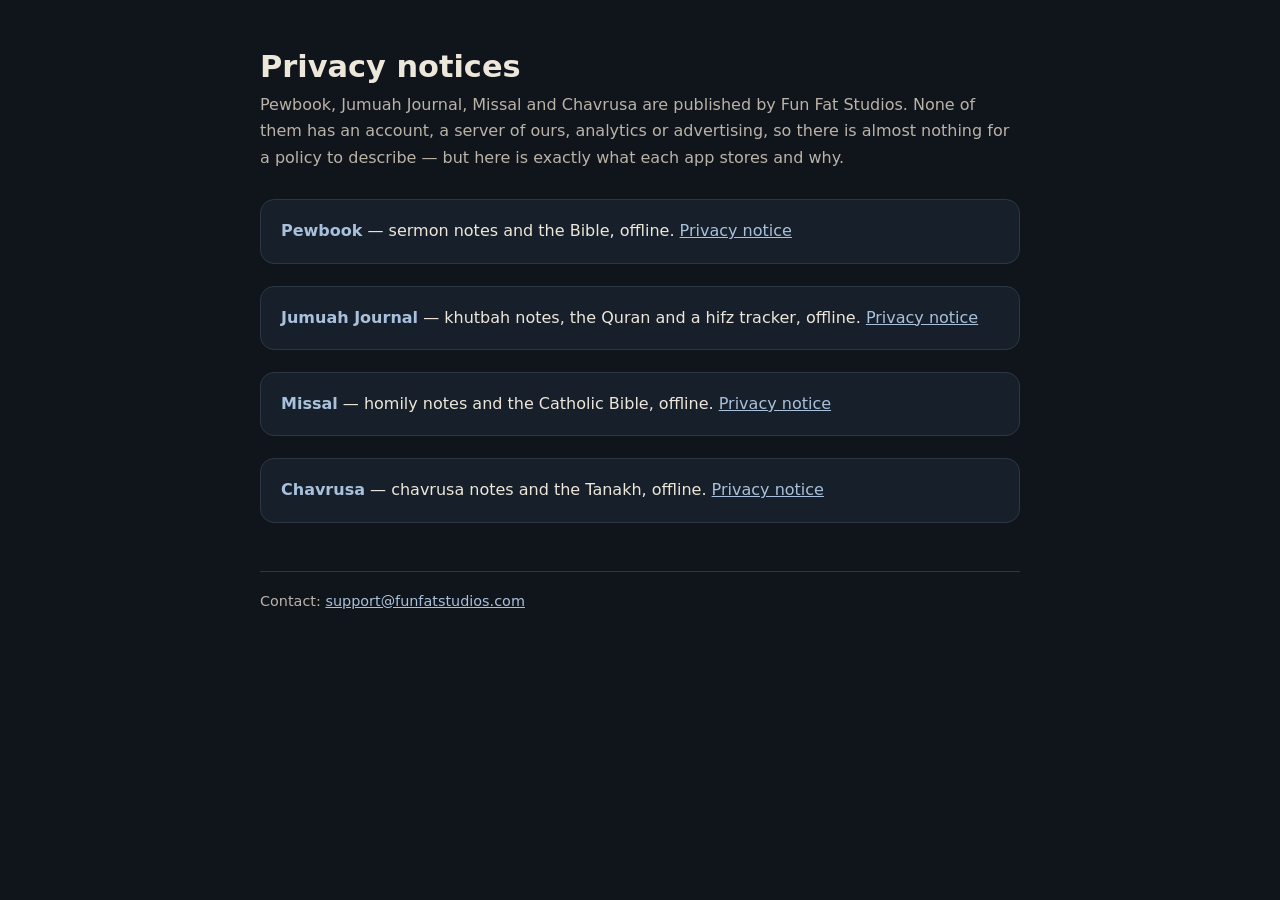
<file: index.html>
<!doctype html>
<html lang="en">
  <head>
    <meta charset="utf-8" />
    <meta name="viewport" content="width=device-width, initial-scale=1" />
    <title>Privacy notices — Pewbook, Jumuah Journal, Missal and Chavrusa</title>
    <link rel="stylesheet" href="style.css" />
  </head>
  <body>
    <main>
      <h1>Privacy notices</h1>
      <p class="lede">
        Pewbook, Jumuah Journal, Missal and Chavrusa are published by Fun Fat
        Studios. None of them has an account, a server of ours, analytics or
        advertising, so there is almost nothing for a policy to describe — but
        here is exactly what each app stores and why.
      </p>
      <div class="card">
        <strong>Pewbook</strong> — sermon notes and the Bible, offline.
        <a href="pewbook/">Privacy notice</a>
      </div>
      <div class="card">
        <strong>Jumuah Journal</strong> — khutbah notes, the Quran and a hifz
        tracker, offline. <a href="jumuah/">Privacy notice</a>
      </div>
      <div class="card">
        <strong>Missal</strong> — homily notes and the Catholic Bible, offline.
        <a href="catholic/">Privacy notice</a>
      </div>
      <div class="card">
        <strong>Chavrusa</strong> — chavrusa notes and the Tanakh, offline.
        <a href="jewish/">Privacy notice</a>
      </div>
      <footer>
        Contact: <a href="mailto:support@funfatstudios.com">support@funfatstudios.com</a>
      </footer>
    </main>
  </body>
</html>
</file>
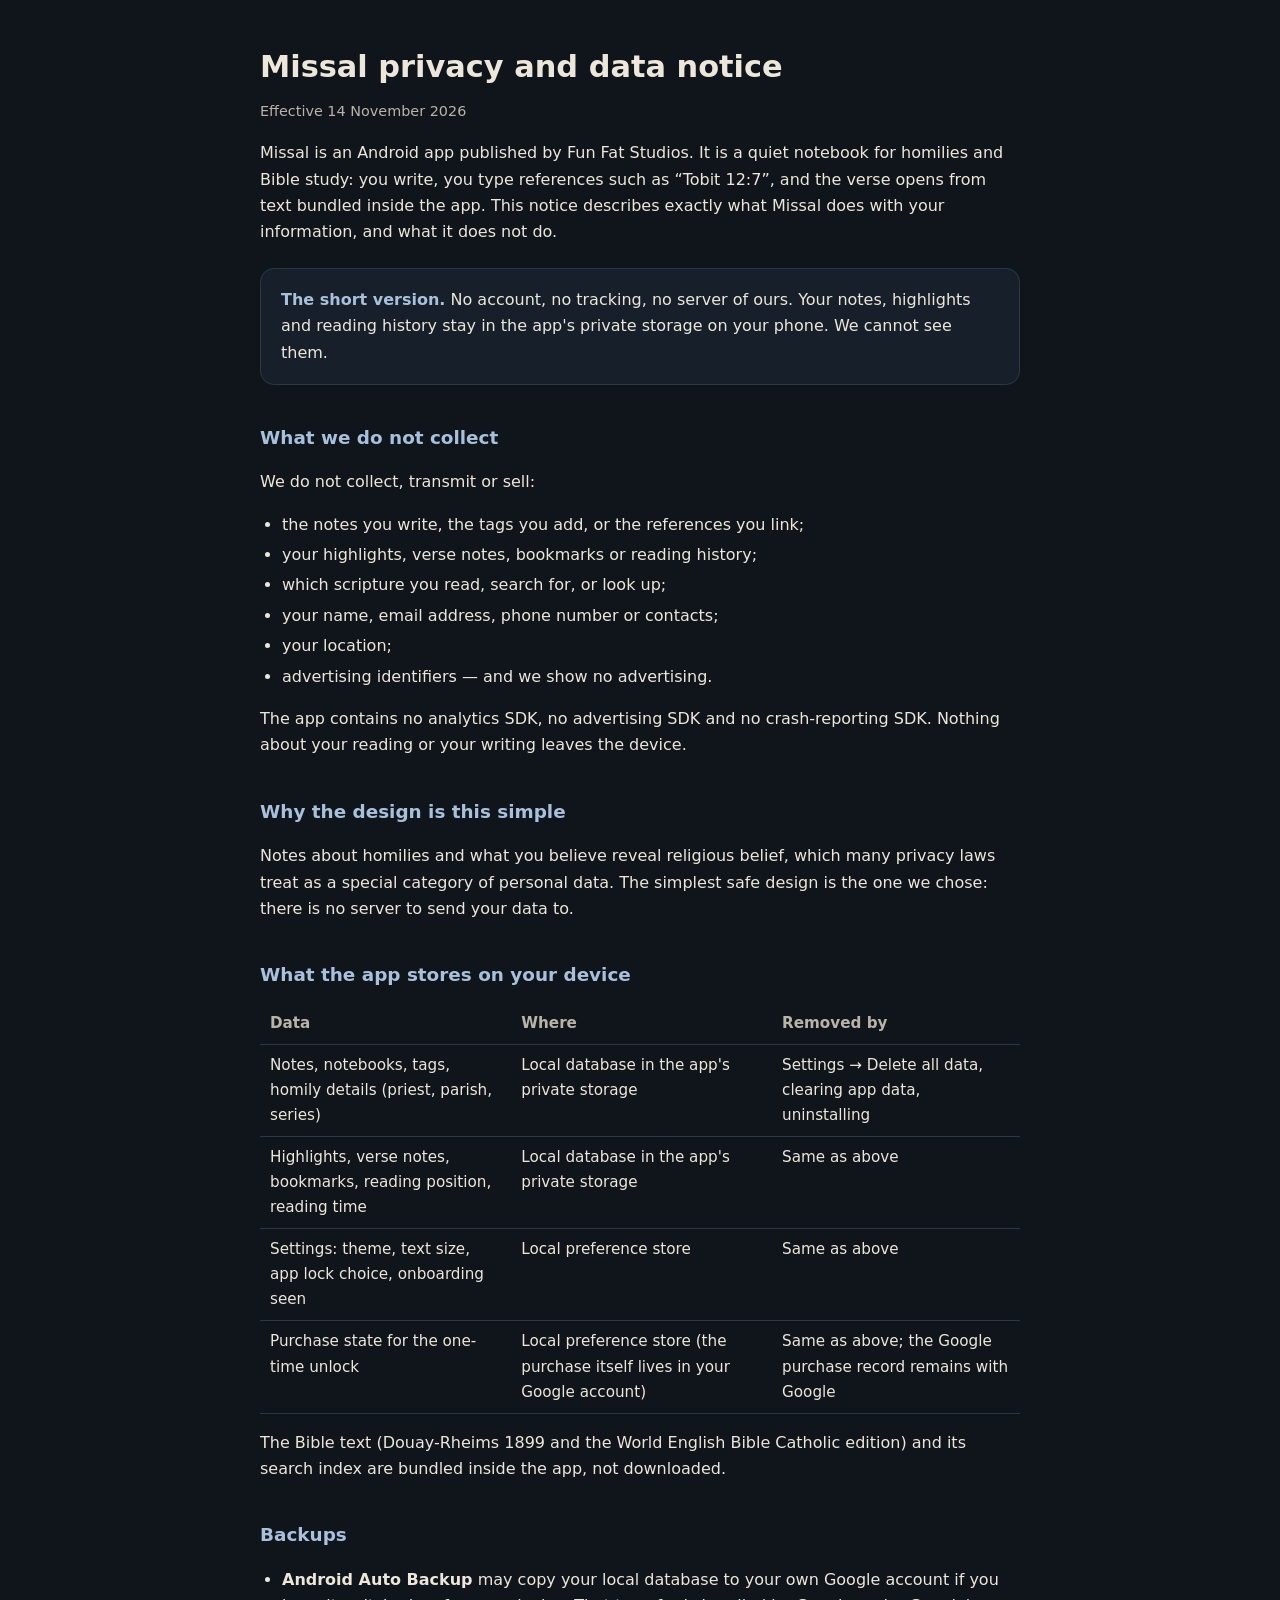
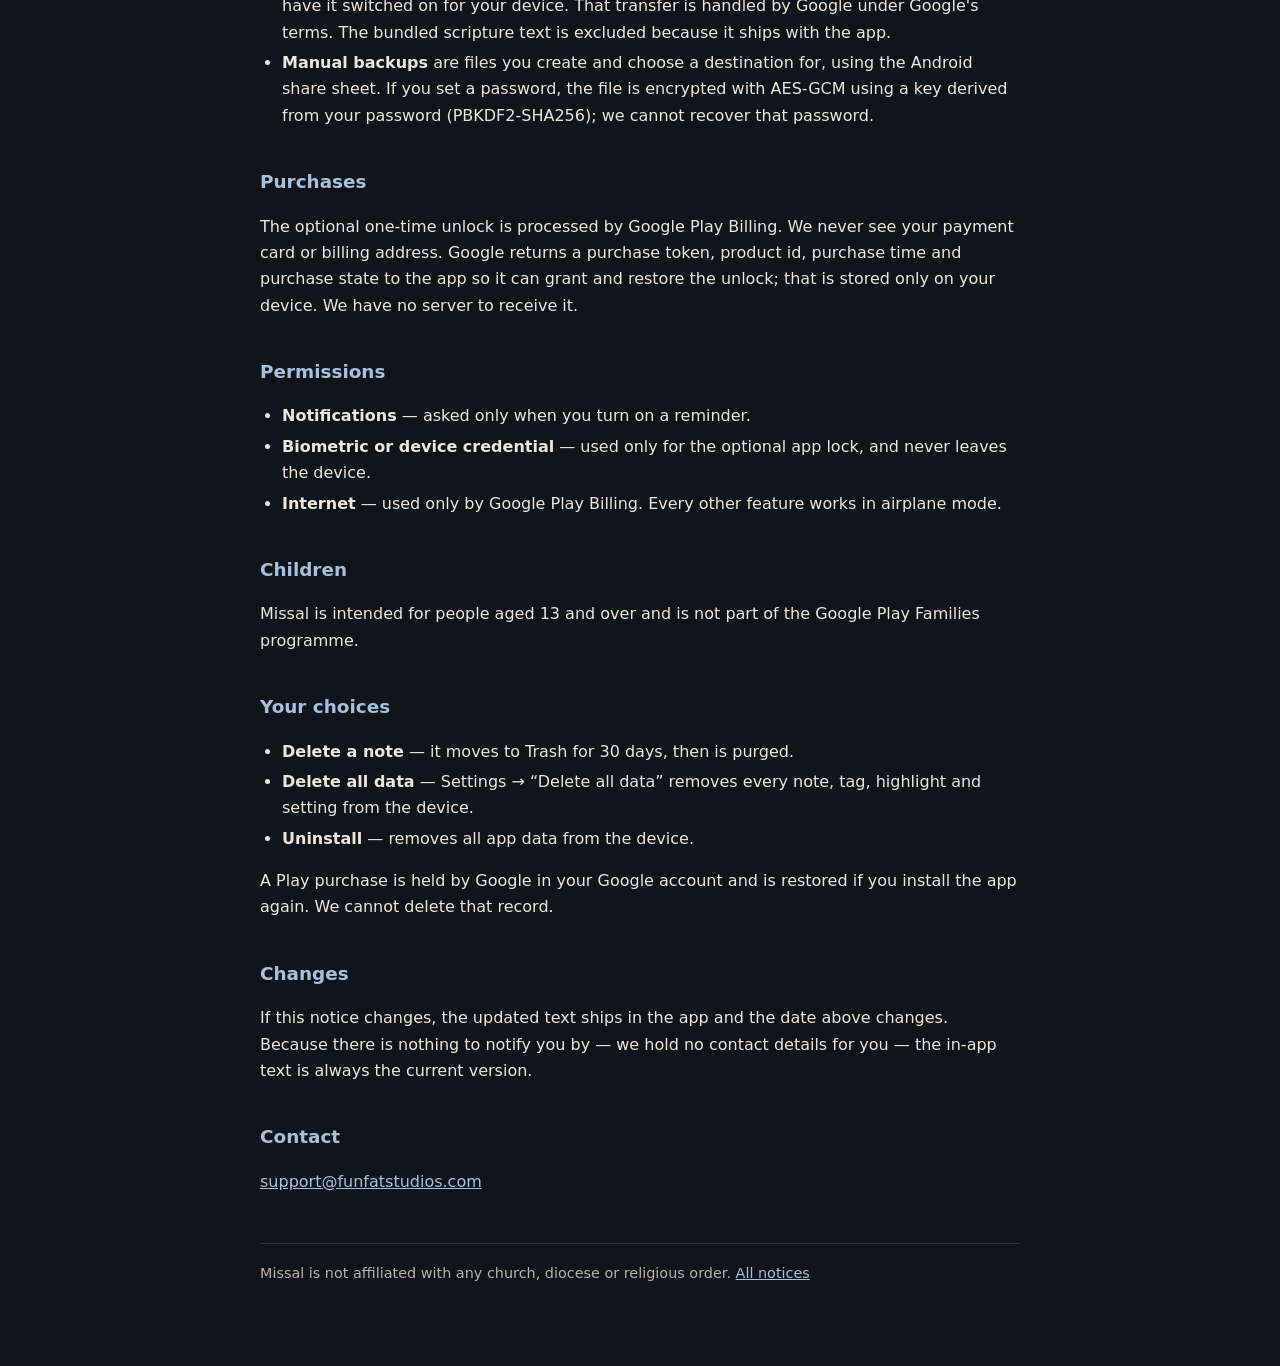
<file: catholic/index.html>
<!doctype html>
<html lang="en">
  <head>
    <meta charset="utf-8" />
    <meta name="viewport" content="width=device-width, initial-scale=1" />
    <title>Missal privacy and data notice</title>
    <link rel="stylesheet" href="../style.css" />
  </head>
  <body>
    <main>
      <h1>Missal privacy and data notice</h1>
      <p class="meta">Effective 14 November 2026</p>

      <p>
        Missal is an Android app published by Fun Fat Studios. It is a quiet
        notebook for homilies and Bible study: you write, you type references such
        as “Tobit 12:7”, and the verse opens from text bundled inside the app.
        This notice describes exactly what Missal does with your information, and
        what it does not do.
      </p>

      <div class="card">
        <strong>The short version.</strong> No account, no tracking, no server of
        ours. Your notes, highlights and reading history stay in the app's private
        storage on your phone. We cannot see them.
      </div>

      <h2>What we do not collect</h2>
      <p>We do not collect, transmit or sell:</p>
      <ul>
        <li>the notes you write, the tags you add, or the references you link;</li>
        <li>your highlights, verse notes, bookmarks or reading history;</li>
        <li>which scripture you read, search for, or look up;</li>
        <li>your name, email address, phone number or contacts;</li>
        <li>your location;</li>
        <li>advertising identifiers — and we show no advertising.</li>
      </ul>
      <p>
        The app contains no analytics SDK, no advertising SDK and no
        crash-reporting SDK. Nothing about your reading or your writing leaves the
        device.
      </p>

      <h2>Why the design is this simple</h2>
      <p>
        Notes about homilies and what you believe reveal religious belief, which
        many privacy laws treat as a special category of personal data. The
        simplest safe design is the one we chose: there is no server to send your
        data to.
      </p>

      <h2>What the app stores on your device</h2>
      <table>
        <tr><th>Data</th><th>Where</th><th>Removed by</th></tr>
        <tr>
          <td>Notes, notebooks, tags, homily details (priest, parish, series)</td>
          <td>Local database in the app's private storage</td>
          <td>Settings → Delete all data, clearing app data, uninstalling</td>
        </tr>
        <tr>
          <td>Highlights, verse notes, bookmarks, reading position, reading time</td>
          <td>Local database in the app's private storage</td>
          <td>Same as above</td>
        </tr>
        <tr>
          <td>Settings: theme, text size, app lock choice, onboarding seen</td>
          <td>Local preference store</td>
          <td>Same as above</td>
        </tr>
        <tr>
          <td>Purchase state for the one-time unlock</td>
          <td>Local preference store (the purchase itself lives in your Google account)</td>
          <td>Same as above; the Google purchase record remains with Google</td>
        </tr>
      </table>
      <p>
        The Bible text (Douay-Rheims 1899 and the World English Bible Catholic
        edition) and its search index are bundled inside the app, not downloaded.
      </p>

      <h2>Backups</h2>
      <ul>
        <li>
          <strong>Android Auto Backup</strong> may copy your local database to your
          own Google account if you have it switched on for your device. That
          transfer is handled by Google under Google's terms. The bundled
          scripture text is excluded because it ships with the app.
        </li>
        <li>
          <strong>Manual backups</strong> are files you create and choose a
          destination for, using the Android share sheet. If you set a password,
          the file is encrypted with AES-GCM using a key derived from your
          password (PBKDF2-SHA256); we cannot recover that password.
        </li>
      </ul>

      <h2>Purchases</h2>
      <p>
        The optional one-time unlock is processed by Google Play Billing. We never
        see your payment card or billing address. Google returns a purchase token,
        product id, purchase time and purchase state to the app so it can grant
        and restore the unlock; that is stored only on your device. We have no
        server to receive it.
      </p>

      <h2>Permissions</h2>
      <ul>
        <li><strong>Notifications</strong> — asked only when you turn on a reminder.</li>
        <li>
          <strong>Biometric or device credential</strong> — used only for the
          optional app lock, and never leaves the device.
        </li>
        <li>
          <strong>Internet</strong> — used only by Google Play Billing. Every other
          feature works in airplane mode.
        </li>
      </ul>

      <h2>Children</h2>
      <p>
        Missal is intended for people aged 13 and over and is not part of the
        Google Play Families programme.
      </p>

      <h2>Your choices</h2>
      <ul>
        <li><strong>Delete a note</strong> — it moves to Trash for 30 days, then is purged.</li>
        <li>
          <strong>Delete all data</strong> — Settings → “Delete all data” removes
          every note, tag, highlight and setting from the device.
        </li>
        <li><strong>Uninstall</strong> — removes all app data from the device.</li>
      </ul>
      <p>
        A Play purchase is held by Google in your Google account and is restored
        if you install the app again. We cannot delete that record.
      </p>

      <h2>Changes</h2>
      <p>
        If this notice changes, the updated text ships in the app and the date
        above changes. Because there is nothing to notify you by — we hold no
        contact details for you — the in-app text is always the current version.
      </p>

      <h2>Contact</h2>
      <p>
        <a href="mailto:support@funfatstudios.com">support@funfatstudios.com</a>
      </p>

      <footer>
        Missal is not affiliated with any church, diocese or religious order.
        <a href="../">All notices</a>
      </footer>
    </main>
  </body>
</html>
</file>
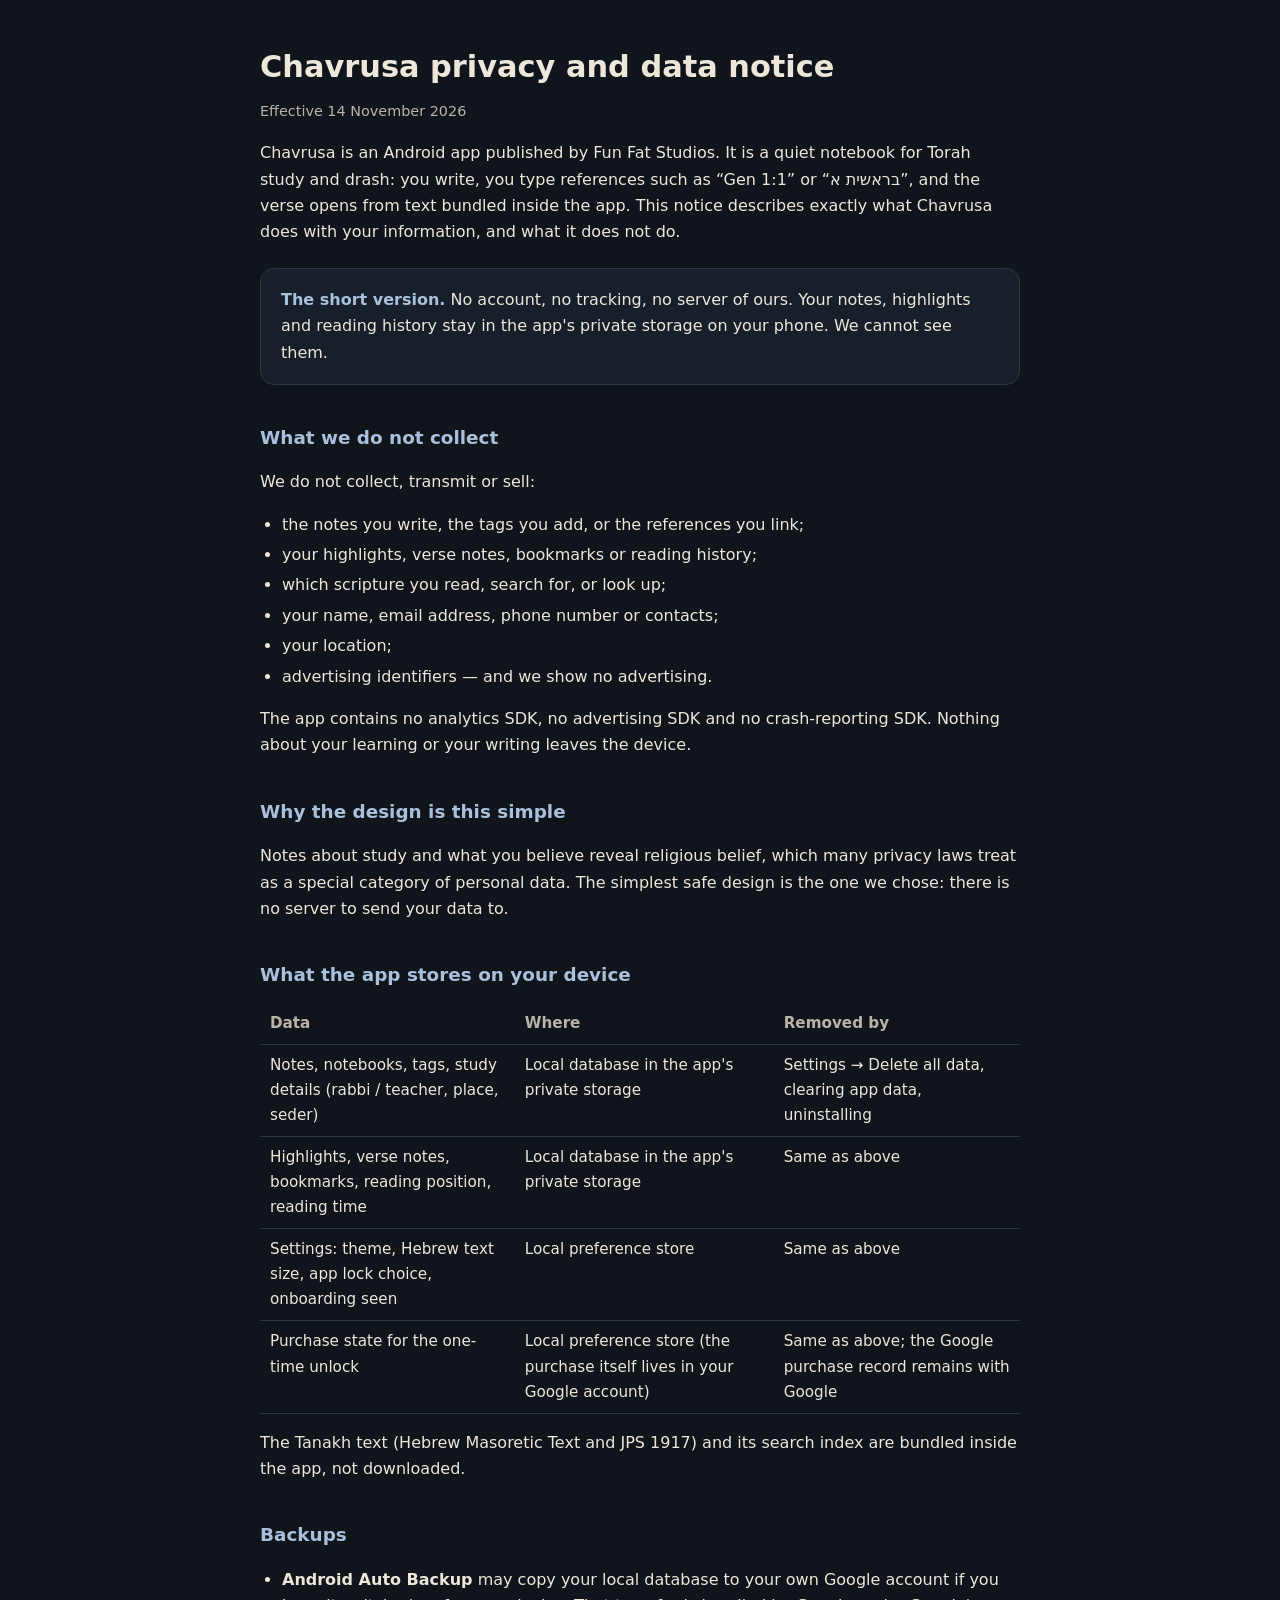
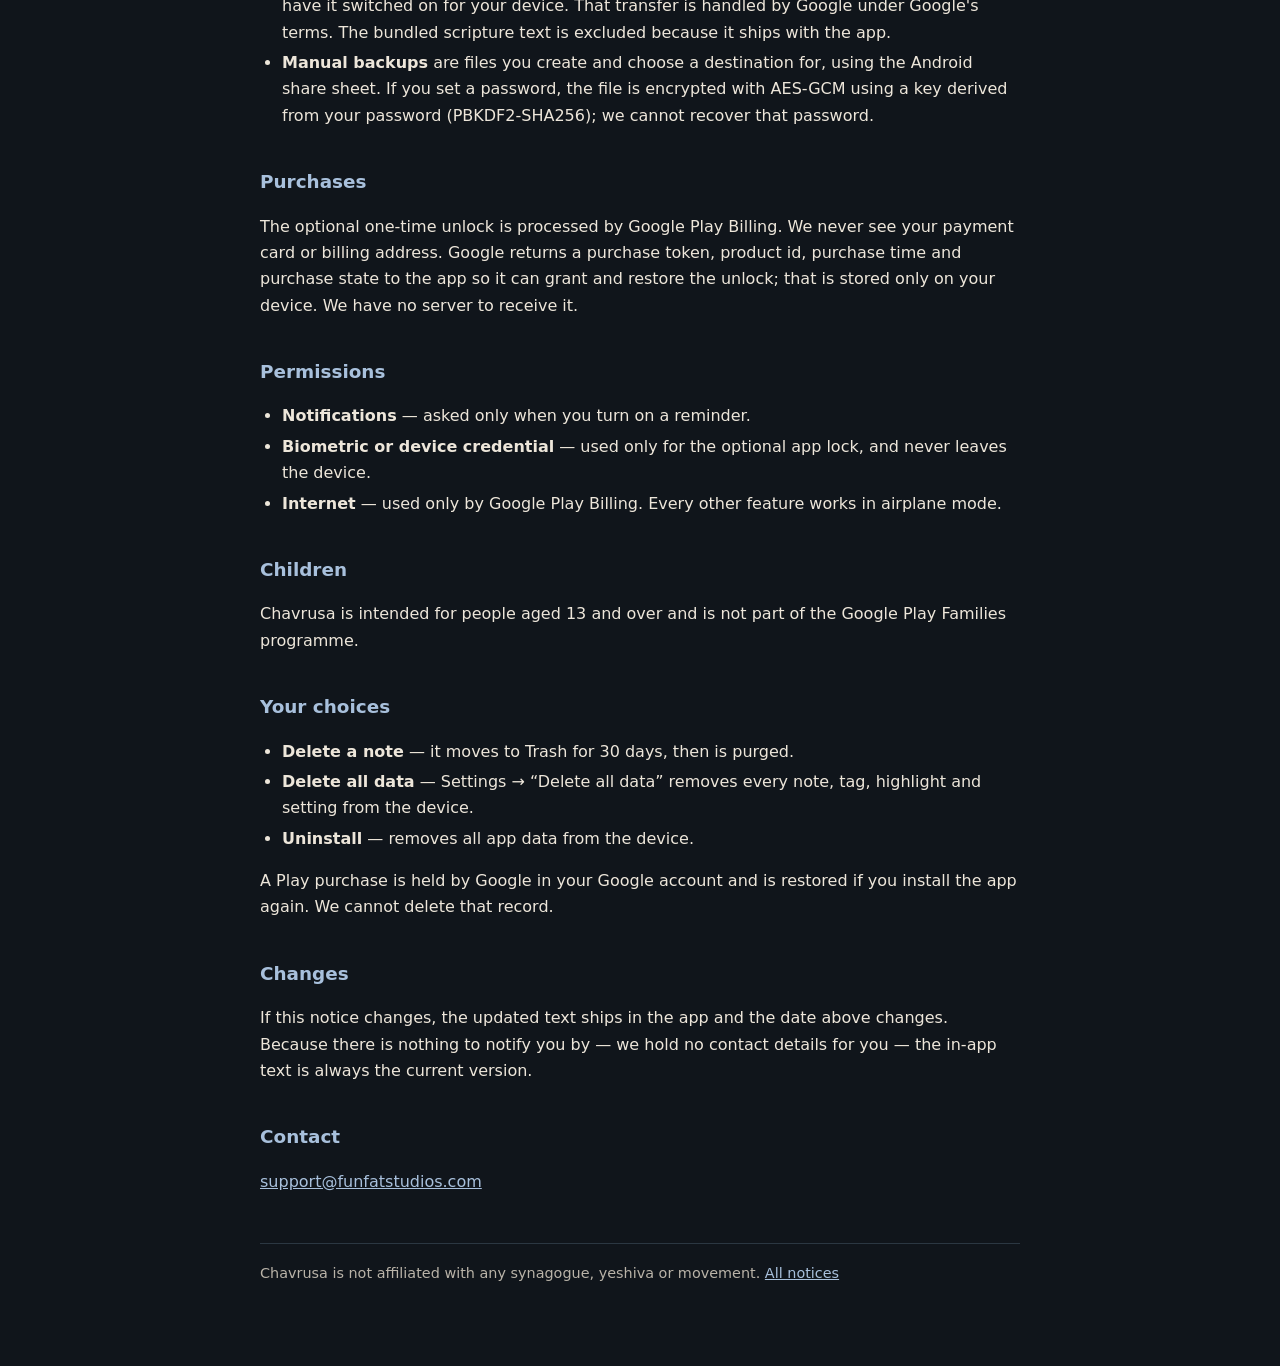
<file: jewish/index.html>
<!doctype html>
<html lang="en">
  <head>
    <meta charset="utf-8" />
    <meta name="viewport" content="width=device-width, initial-scale=1" />
    <title>Chavrusa privacy and data notice</title>
    <link rel="stylesheet" href="../style.css" />
  </head>
  <body>
    <main>
      <h1>Chavrusa privacy and data notice</h1>
      <p class="meta">Effective 14 November 2026</p>

      <p>
        Chavrusa is an Android app published by Fun Fat Studios. It is a quiet
        notebook for Torah study and drash: you write, you type references such as
        “Gen 1:1” or “בראשית א”, and the verse opens from text bundled inside the
        app. This notice describes exactly what Chavrusa does with your
        information, and what it does not do.
      </p>

      <div class="card">
        <strong>The short version.</strong> No account, no tracking, no server of
        ours. Your notes, highlights and reading history stay in the app's private
        storage on your phone. We cannot see them.
      </div>

      <h2>What we do not collect</h2>
      <p>We do not collect, transmit or sell:</p>
      <ul>
        <li>the notes you write, the tags you add, or the references you link;</li>
        <li>your highlights, verse notes, bookmarks or reading history;</li>
        <li>which scripture you read, search for, or look up;</li>
        <li>your name, email address, phone number or contacts;</li>
        <li>your location;</li>
        <li>advertising identifiers — and we show no advertising.</li>
      </ul>
      <p>
        The app contains no analytics SDK, no advertising SDK and no
        crash-reporting SDK. Nothing about your learning or your writing leaves the
        device.
      </p>

      <h2>Why the design is this simple</h2>
      <p>
        Notes about study and what you believe reveal religious belief, which many
        privacy laws treat as a special category of personal data. The simplest
        safe design is the one we chose: there is no server to send your data to.
      </p>

      <h2>What the app stores on your device</h2>
      <table>
        <tr><th>Data</th><th>Where</th><th>Removed by</th></tr>
        <tr>
          <td>Notes, notebooks, tags, study details (rabbi / teacher, place, seder)</td>
          <td>Local database in the app's private storage</td>
          <td>Settings → Delete all data, clearing app data, uninstalling</td>
        </tr>
        <tr>
          <td>Highlights, verse notes, bookmarks, reading position, reading time</td>
          <td>Local database in the app's private storage</td>
          <td>Same as above</td>
        </tr>
        <tr>
          <td>Settings: theme, Hebrew text size, app lock choice, onboarding seen</td>
          <td>Local preference store</td>
          <td>Same as above</td>
        </tr>
        <tr>
          <td>Purchase state for the one-time unlock</td>
          <td>Local preference store (the purchase itself lives in your Google account)</td>
          <td>Same as above; the Google purchase record remains with Google</td>
        </tr>
      </table>
      <p>
        The Tanakh text (Hebrew Masoretic Text and JPS 1917) and its search index
        are bundled inside the app, not downloaded.
      </p>

      <h2>Backups</h2>
      <ul>
        <li>
          <strong>Android Auto Backup</strong> may copy your local database to your
          own Google account if you have it switched on for your device. That
          transfer is handled by Google under Google's terms. The bundled
          scripture text is excluded because it ships with the app.
        </li>
        <li>
          <strong>Manual backups</strong> are files you create and choose a
          destination for, using the Android share sheet. If you set a password,
          the file is encrypted with AES-GCM using a key derived from your
          password (PBKDF2-SHA256); we cannot recover that password.
        </li>
      </ul>

      <h2>Purchases</h2>
      <p>
        The optional one-time unlock is processed by Google Play Billing. We never
        see your payment card or billing address. Google returns a purchase token,
        product id, purchase time and purchase state to the app so it can grant
        and restore the unlock; that is stored only on your device. We have no
        server to receive it.
      </p>

      <h2>Permissions</h2>
      <ul>
        <li><strong>Notifications</strong> — asked only when you turn on a reminder.</li>
        <li>
          <strong>Biometric or device credential</strong> — used only for the
          optional app lock, and never leaves the device.
        </li>
        <li>
          <strong>Internet</strong> — used only by Google Play Billing. Every other
          feature works in airplane mode.
        </li>
      </ul>

      <h2>Children</h2>
      <p>
        Chavrusa is intended for people aged 13 and over and is not part of the
        Google Play Families programme.
      </p>

      <h2>Your choices</h2>
      <ul>
        <li><strong>Delete a note</strong> — it moves to Trash for 30 days, then is purged.</li>
        <li>
          <strong>Delete all data</strong> — Settings → “Delete all data” removes
          every note, tag, highlight and setting from the device.
        </li>
        <li><strong>Uninstall</strong> — removes all app data from the device.</li>
      </ul>
      <p>
        A Play purchase is held by Google in your Google account and is restored
        if you install the app again. We cannot delete that record.
      </p>

      <h2>Changes</h2>
      <p>
        If this notice changes, the updated text ships in the app and the date
        above changes. Because there is nothing to notify you by — we hold no
        contact details for you — the in-app text is always the current version.
      </p>

      <h2>Contact</h2>
      <p>
        <a href="mailto:support@funfatstudios.com">support@funfatstudios.com</a>
      </p>

      <footer>
        Chavrusa is not affiliated with any synagogue, yeshiva or movement.
        <a href="../">All notices</a>
      </footer>
    </main>
  </body>
</html>
</file>
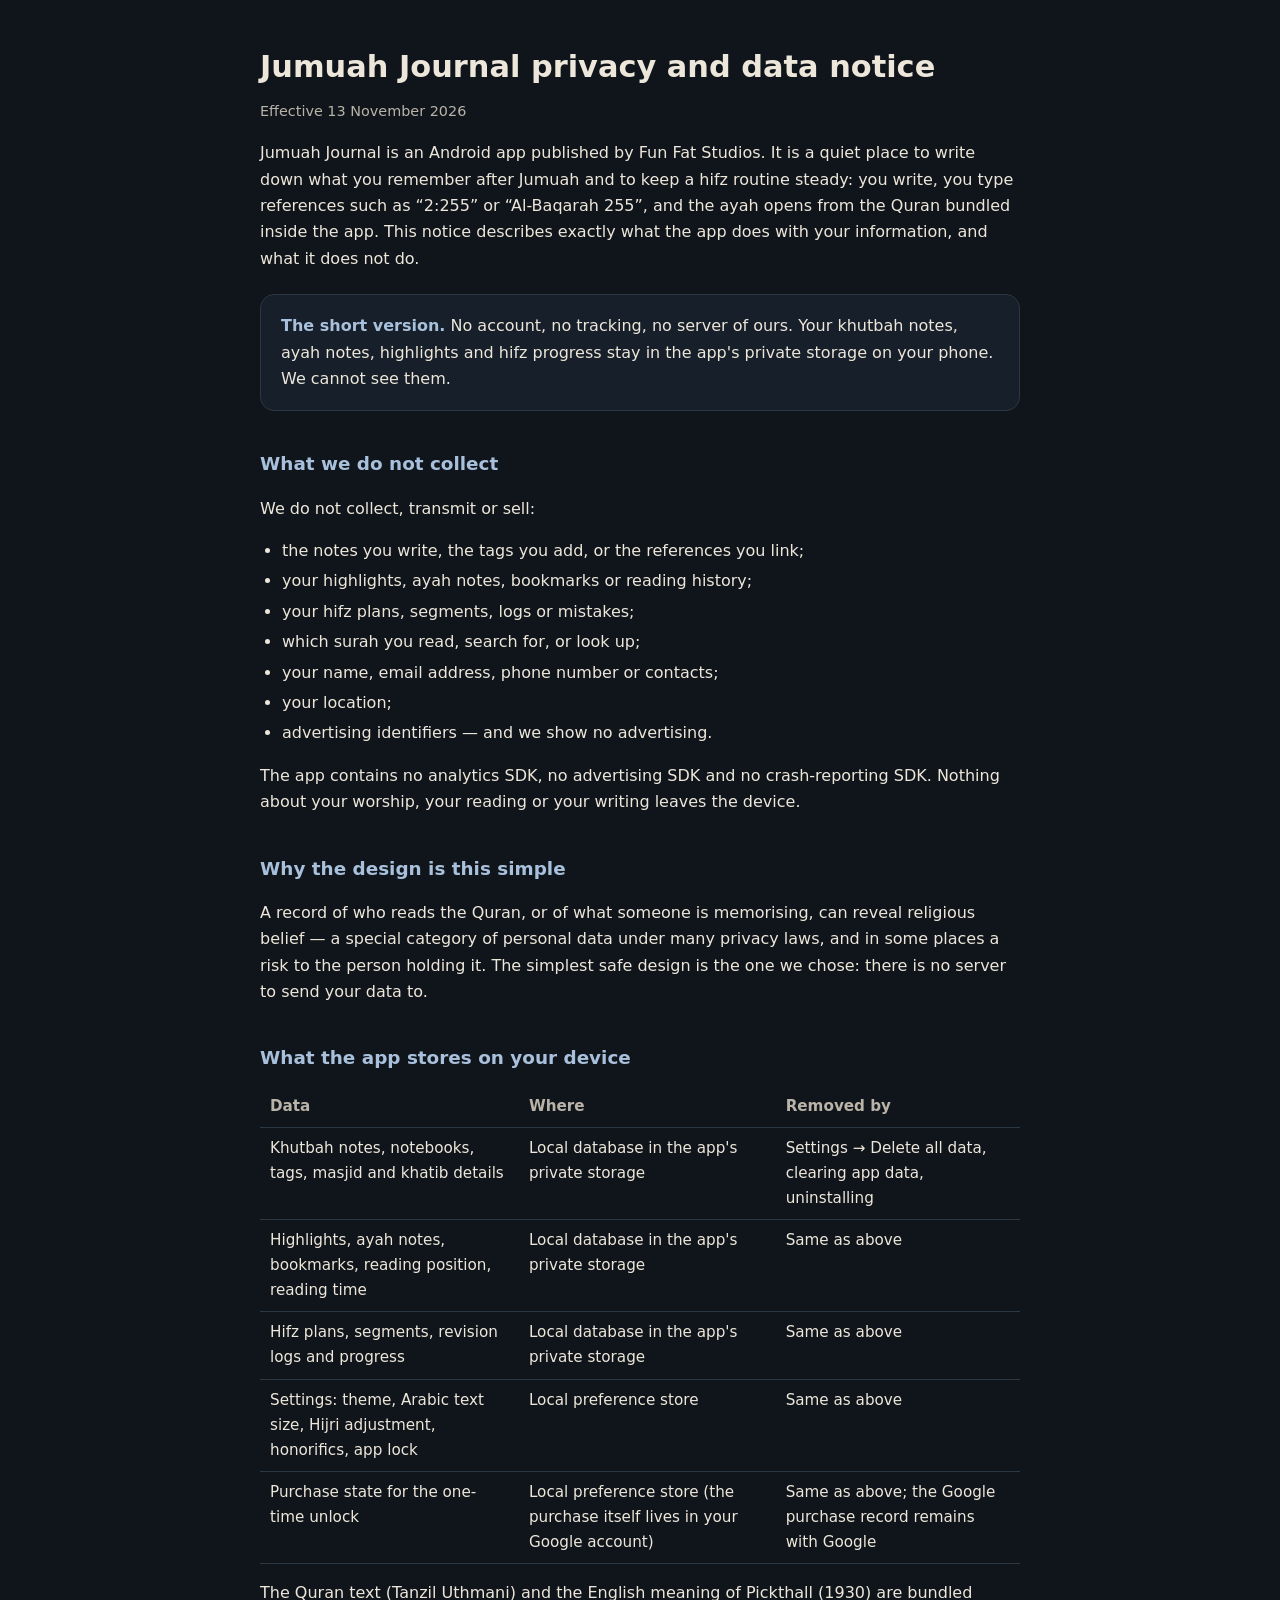
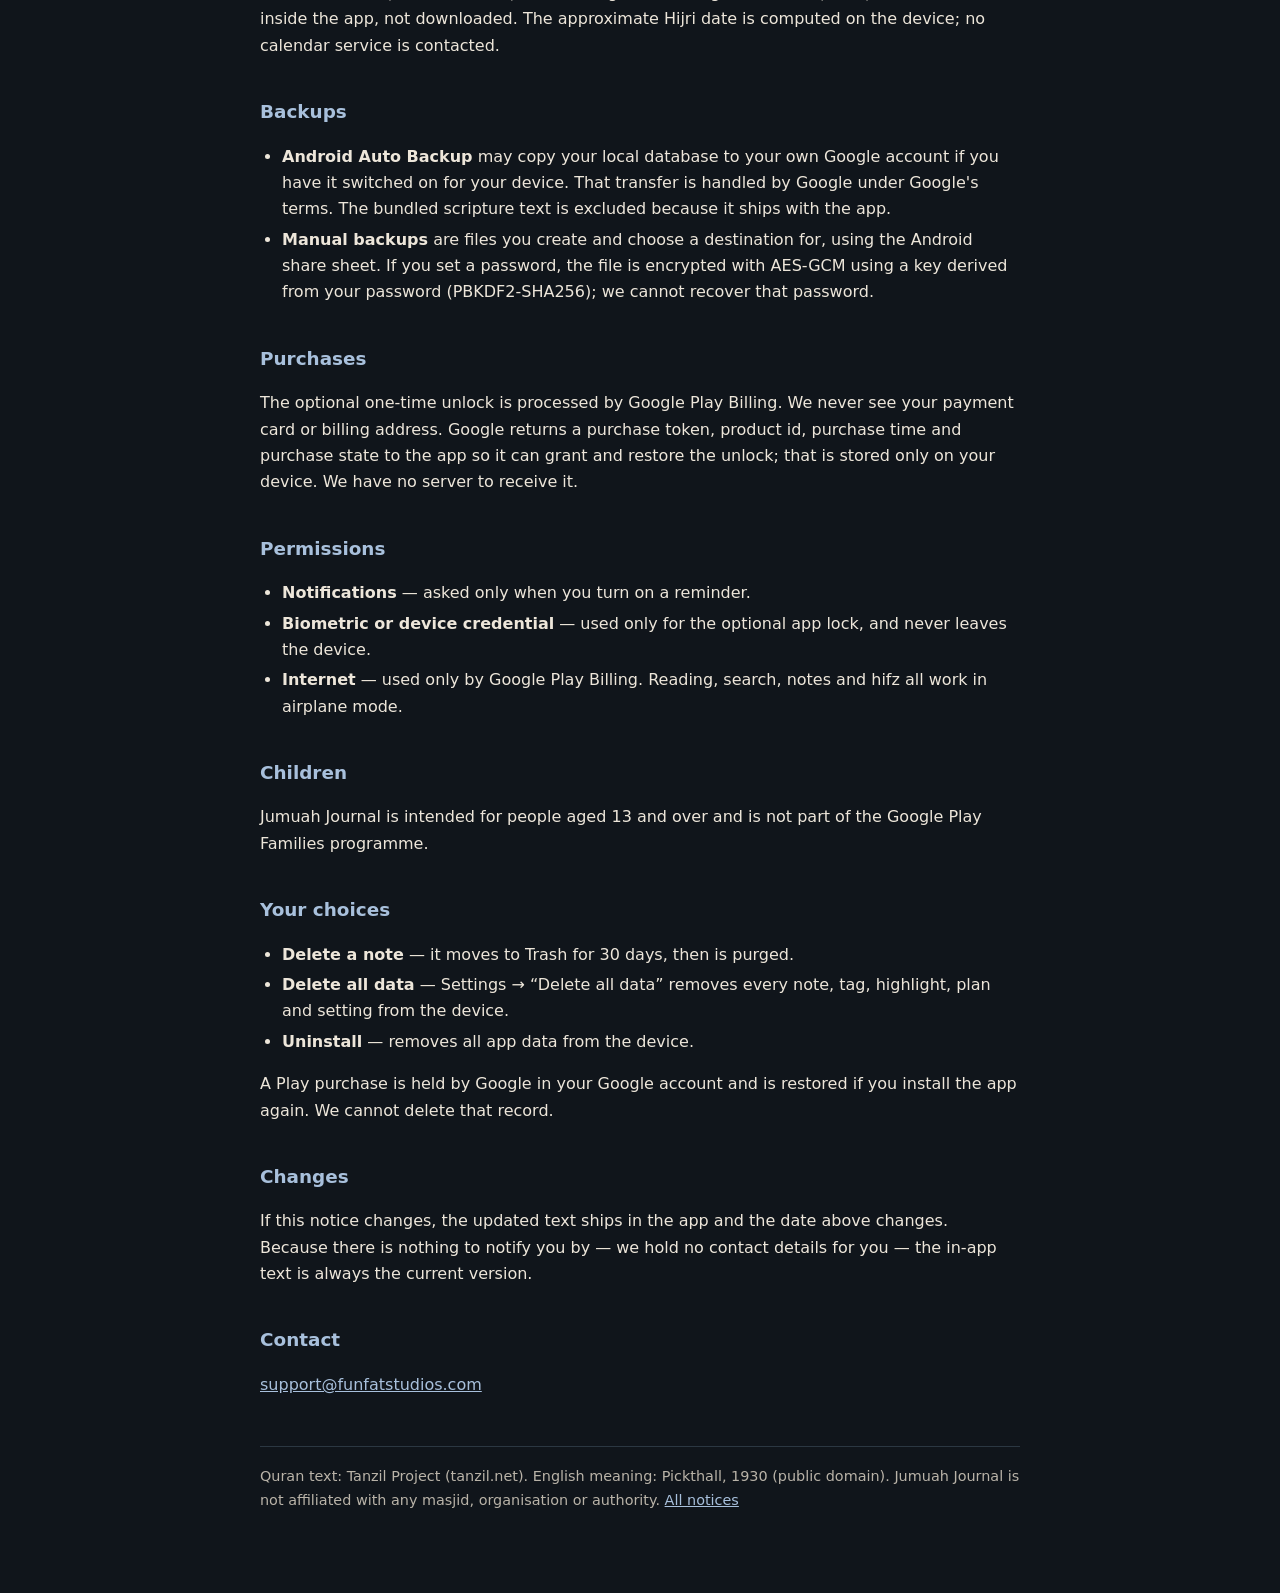
<file: jumuah/index.html>
<!doctype html>
<html lang="en">
  <head>
    <meta charset="utf-8" />
    <meta name="viewport" content="width=device-width, initial-scale=1" />
    <title>Jumuah Journal privacy and data notice</title>
    <link rel="stylesheet" href="../style.css" />
  </head>
  <body>
    <main>
      <h1>Jumuah Journal privacy and data notice</h1>
      <p class="meta">Effective 13 November 2026</p>

      <p>
        Jumuah Journal is an Android app published by Fun Fat Studios. It is a
        quiet place to write down what you remember after Jumuah and to keep a
        hifz routine steady: you write, you type references such as “2:255” or
        “Al-Baqarah 255”, and the ayah opens from the Quran bundled inside the
        app. This notice describes exactly what the app does with your
        information, and what it does not do.
      </p>

      <div class="card">
        <strong>The short version.</strong> No account, no tracking, no server of
        ours. Your khutbah notes, ayah notes, highlights and hifz progress stay in
        the app's private storage on your phone. We cannot see them.
      </div>

      <h2>What we do not collect</h2>
      <p>We do not collect, transmit or sell:</p>
      <ul>
        <li>the notes you write, the tags you add, or the references you link;</li>
        <li>your highlights, ayah notes, bookmarks or reading history;</li>
        <li>your hifz plans, segments, logs or mistakes;</li>
        <li>which surah you read, search for, or look up;</li>
        <li>your name, email address, phone number or contacts;</li>
        <li>your location;</li>
        <li>advertising identifiers — and we show no advertising.</li>
      </ul>
      <p>
        The app contains no analytics SDK, no advertising SDK and no
        crash-reporting SDK. Nothing about your worship, your reading or your
        writing leaves the device.
      </p>

      <h2>Why the design is this simple</h2>
      <p>
        A record of who reads the Quran, or of what someone is memorising, can
        reveal religious belief — a special category of personal data under many
        privacy laws, and in some places a risk to the person holding it. The
        simplest safe design is the one we chose: there is no server to send your
        data to.
      </p>

      <h2>What the app stores on your device</h2>
      <table>
        <tr><th>Data</th><th>Where</th><th>Removed by</th></tr>
        <tr>
          <td>Khutbah notes, notebooks, tags, masjid and khatib details</td>
          <td>Local database in the app's private storage</td>
          <td>Settings → Delete all data, clearing app data, uninstalling</td>
        </tr>
        <tr>
          <td>Highlights, ayah notes, bookmarks, reading position, reading time</td>
          <td>Local database in the app's private storage</td>
          <td>Same as above</td>
        </tr>
        <tr>
          <td>Hifz plans, segments, revision logs and progress</td>
          <td>Local database in the app's private storage</td>
          <td>Same as above</td>
        </tr>
        <tr>
          <td>Settings: theme, Arabic text size, Hijri adjustment, honorifics, app lock</td>
          <td>Local preference store</td>
          <td>Same as above</td>
        </tr>
        <tr>
          <td>Purchase state for the one-time unlock</td>
          <td>Local preference store (the purchase itself lives in your Google account)</td>
          <td>Same as above; the Google purchase record remains with Google</td>
        </tr>
      </table>
      <p>
        The Quran text (Tanzil Uthmani) and the English meaning of Pickthall
        (1930) are bundled inside the app, not downloaded. The approximate Hijri
        date is computed on the device; no calendar service is contacted.
      </p>

      <h2>Backups</h2>
      <ul>
        <li>
          <strong>Android Auto Backup</strong> may copy your local database to your
          own Google account if you have it switched on for your device. That
          transfer is handled by Google under Google's terms. The bundled
          scripture text is excluded because it ships with the app.
        </li>
        <li>
          <strong>Manual backups</strong> are files you create and choose a
          destination for, using the Android share sheet. If you set a password,
          the file is encrypted with AES-GCM using a key derived from your
          password (PBKDF2-SHA256); we cannot recover that password.
        </li>
      </ul>

      <h2>Purchases</h2>
      <p>
        The optional one-time unlock is processed by Google Play Billing. We never
        see your payment card or billing address. Google returns a purchase token,
        product id, purchase time and purchase state to the app so it can grant
        and restore the unlock; that is stored only on your device. We have no
        server to receive it.
      </p>

      <h2>Permissions</h2>
      <ul>
        <li><strong>Notifications</strong> — asked only when you turn on a reminder.</li>
        <li>
          <strong>Biometric or device credential</strong> — used only for the
          optional app lock, and never leaves the device.
        </li>
        <li>
          <strong>Internet</strong> — used only by Google Play Billing. Reading,
          search, notes and hifz all work in airplane mode.
        </li>
      </ul>

      <h2>Children</h2>
      <p>
        Jumuah Journal is intended for people aged 13 and over and is not part of
        the Google Play Families programme.
      </p>

      <h2>Your choices</h2>
      <ul>
        <li><strong>Delete a note</strong> — it moves to Trash for 30 days, then is purged.</li>
        <li>
          <strong>Delete all data</strong> — Settings → “Delete all data” removes
          every note, tag, highlight, plan and setting from the device.
        </li>
        <li><strong>Uninstall</strong> — removes all app data from the device.</li>
      </ul>
      <p>
        A Play purchase is held by Google in your Google account and is restored
        if you install the app again. We cannot delete that record.
      </p>

      <h2>Changes</h2>
      <p>
        If this notice changes, the updated text ships in the app and the date
        above changes. Because there is nothing to notify you by — we hold no
        contact details for you — the in-app text is always the current version.
      </p>

      <h2>Contact</h2>
      <p>
        <a href="mailto:support@funfatstudios.com">support@funfatstudios.com</a>
      </p>

      <footer>
        Quran text: Tanzil Project (tanzil.net). English meaning: Pickthall, 1930
        (public domain). Jumuah Journal is not affiliated with any masjid,
        organisation or authority. <a href="../">All notices</a>
      </footer>
    </main>
  </body>
</html>
</file>
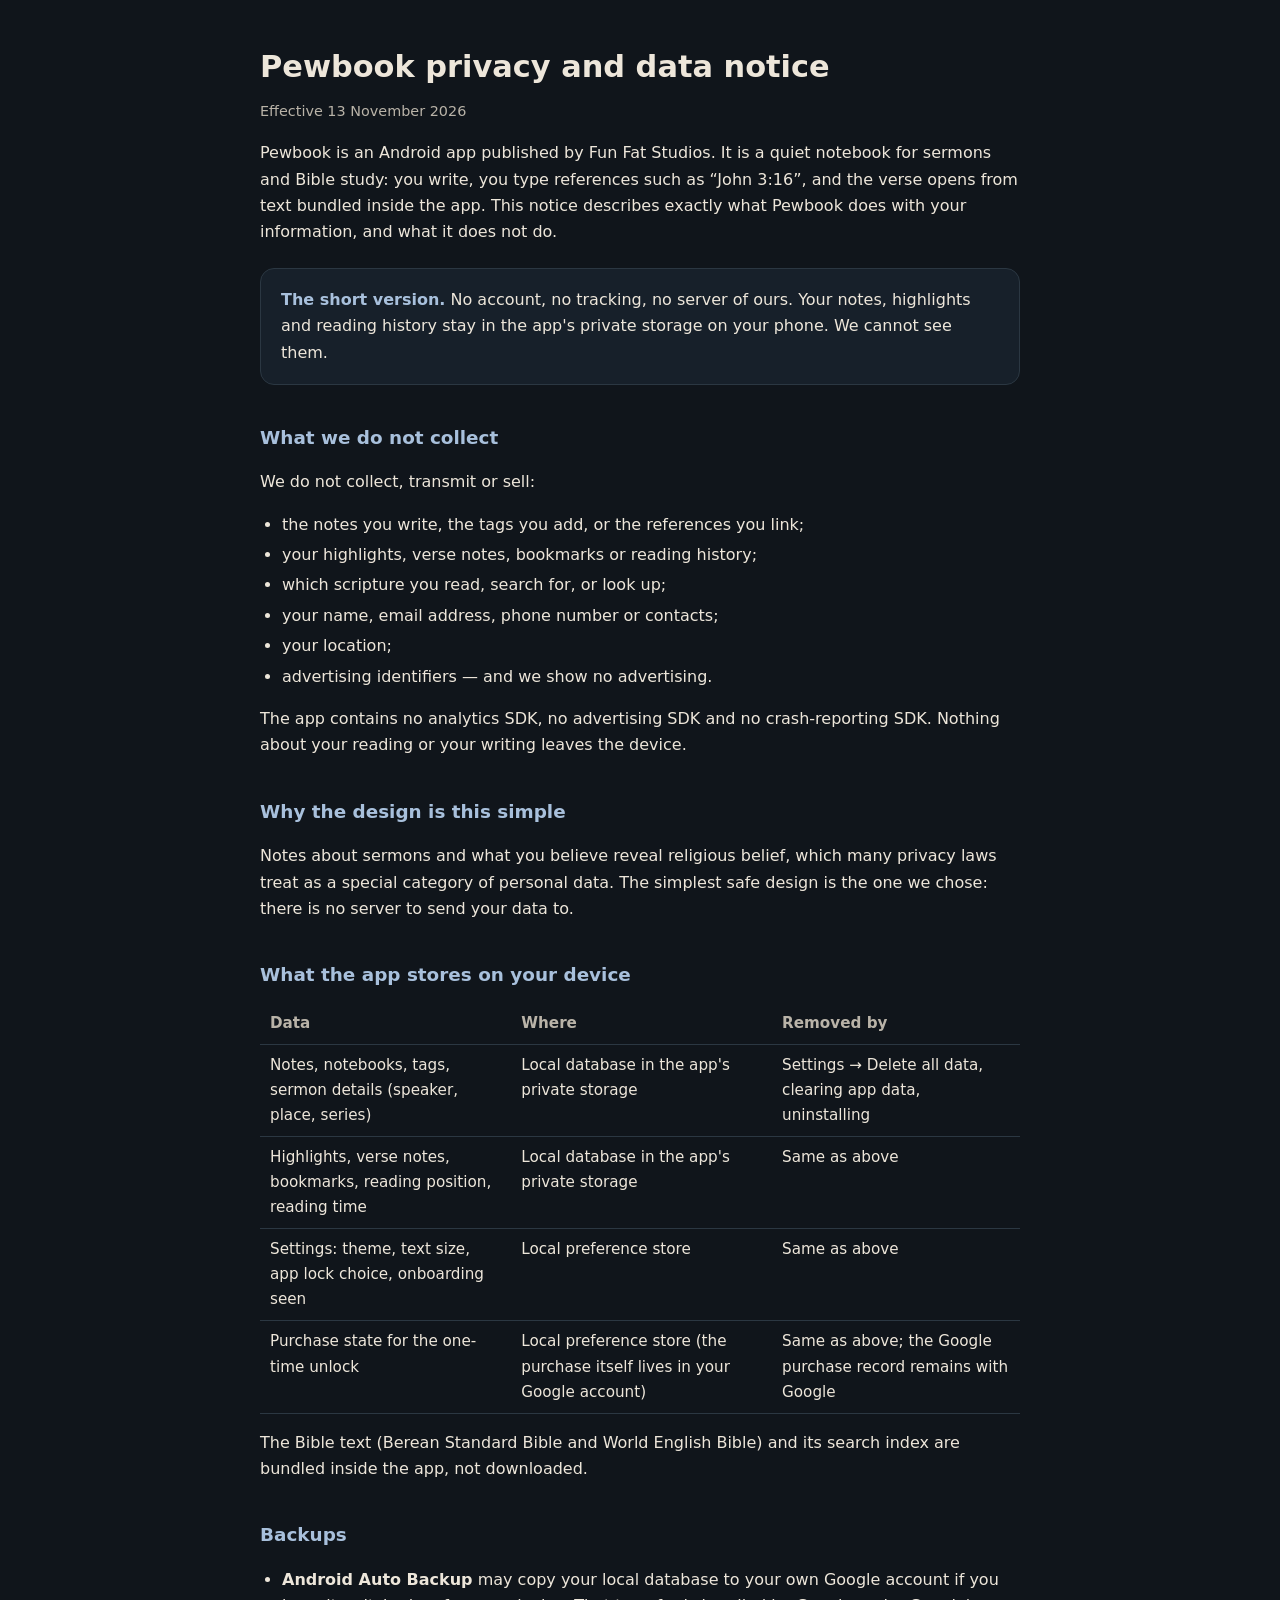
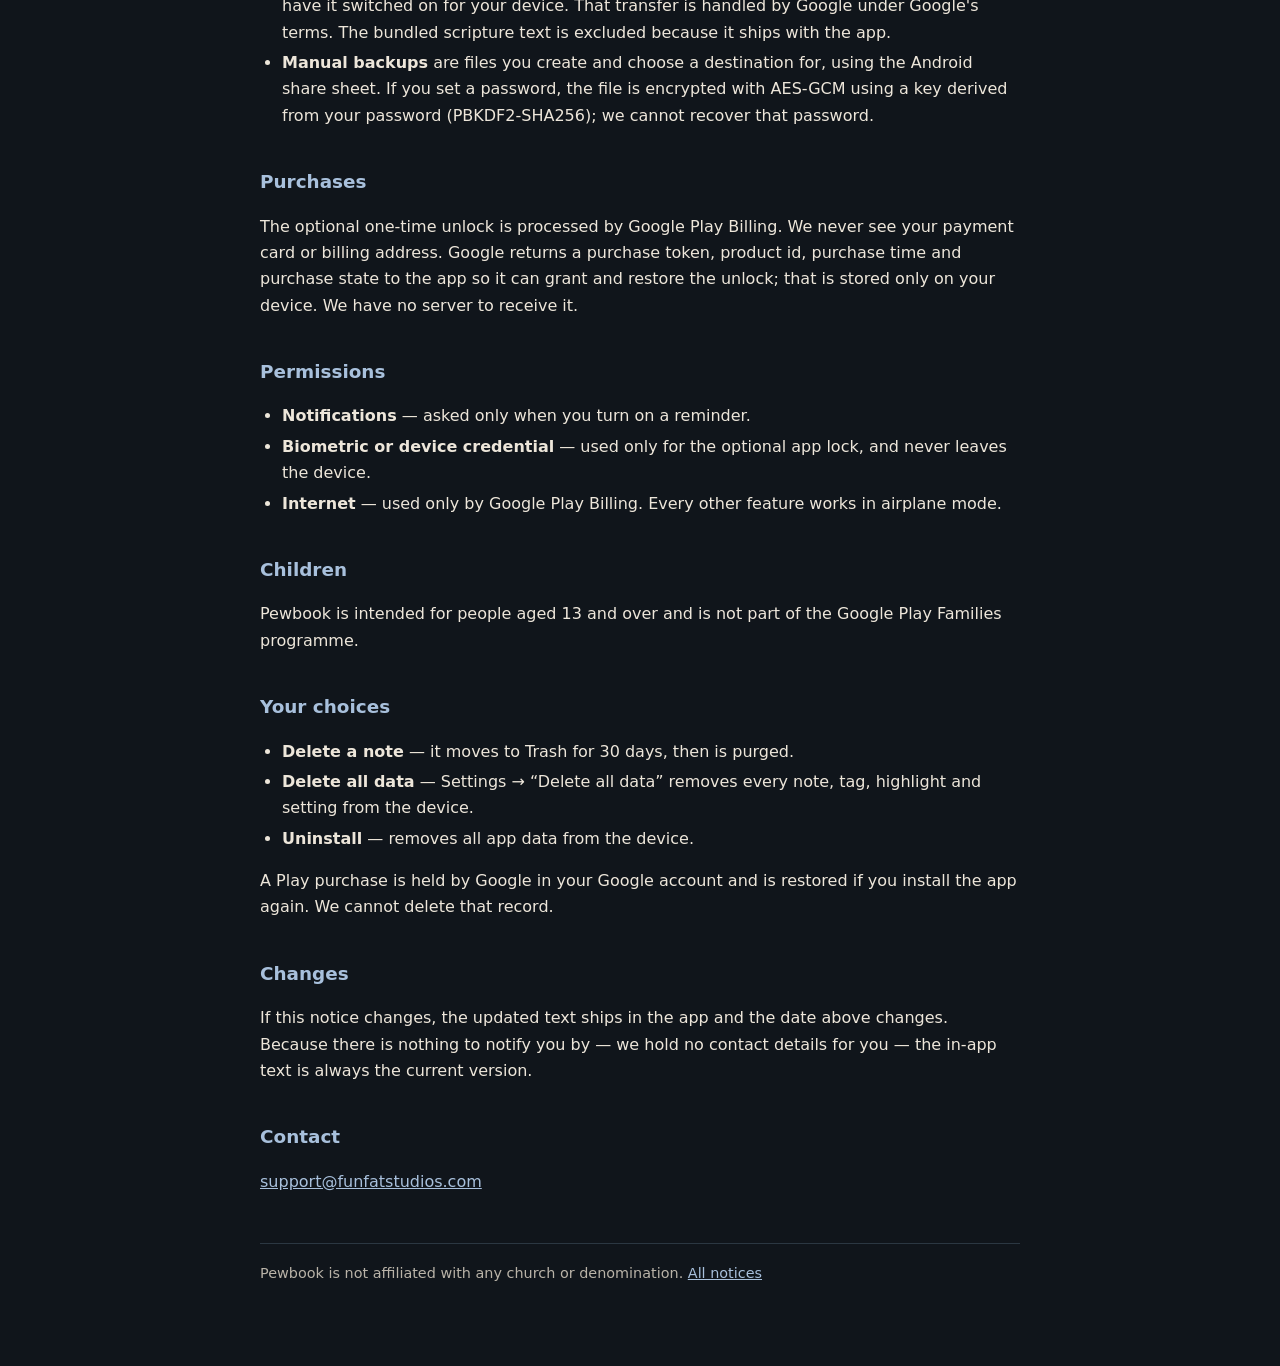
<file: pewbook/index.html>
<!doctype html>
<html lang="en">
  <head>
    <meta charset="utf-8" />
    <meta name="viewport" content="width=device-width, initial-scale=1" />
    <title>Pewbook privacy and data notice</title>
    <link rel="stylesheet" href="../style.css" />
  </head>
  <body>
    <main>
      <h1>Pewbook privacy and data notice</h1>
      <p class="meta">Effective 13 November 2026</p>

      <p>
        Pewbook is an Android app published by Fun Fat Studios. It is a quiet
        notebook for sermons and Bible study: you write, you type references such
        as “John 3:16”, and the verse opens from text bundled inside the app.
        This notice describes exactly what Pewbook does with your information,
        and what it does not do.
      </p>

      <div class="card">
        <strong>The short version.</strong> No account, no tracking, no server of
        ours. Your notes, highlights and reading history stay in the app's private
        storage on your phone. We cannot see them.
      </div>

      <h2>What we do not collect</h2>
      <p>We do not collect, transmit or sell:</p>
      <ul>
        <li>the notes you write, the tags you add, or the references you link;</li>
        <li>your highlights, verse notes, bookmarks or reading history;</li>
        <li>which scripture you read, search for, or look up;</li>
        <li>your name, email address, phone number or contacts;</li>
        <li>your location;</li>
        <li>advertising identifiers — and we show no advertising.</li>
      </ul>
      <p>
        The app contains no analytics SDK, no advertising SDK and no
        crash-reporting SDK. Nothing about your reading or your writing leaves the
        device.
      </p>

      <h2>Why the design is this simple</h2>
      <p>
        Notes about sermons and what you believe reveal religious belief, which
        many privacy laws treat as a special category of personal data. The
        simplest safe design is the one we chose: there is no server to send your
        data to.
      </p>

      <h2>What the app stores on your device</h2>
      <table>
        <tr><th>Data</th><th>Where</th><th>Removed by</th></tr>
        <tr>
          <td>Notes, notebooks, tags, sermon details (speaker, place, series)</td>
          <td>Local database in the app's private storage</td>
          <td>Settings → Delete all data, clearing app data, uninstalling</td>
        </tr>
        <tr>
          <td>Highlights, verse notes, bookmarks, reading position, reading time</td>
          <td>Local database in the app's private storage</td>
          <td>Same as above</td>
        </tr>
        <tr>
          <td>Settings: theme, text size, app lock choice, onboarding seen</td>
          <td>Local preference store</td>
          <td>Same as above</td>
        </tr>
        <tr>
          <td>Purchase state for the one-time unlock</td>
          <td>Local preference store (the purchase itself lives in your Google account)</td>
          <td>Same as above; the Google purchase record remains with Google</td>
        </tr>
      </table>
      <p>
        The Bible text (Berean Standard Bible and World English Bible) and its
        search index are bundled inside the app, not downloaded.
      </p>

      <h2>Backups</h2>
      <ul>
        <li>
          <strong>Android Auto Backup</strong> may copy your local database to your
          own Google account if you have it switched on for your device. That
          transfer is handled by Google under Google's terms. The bundled
          scripture text is excluded because it ships with the app.
        </li>
        <li>
          <strong>Manual backups</strong> are files you create and choose a
          destination for, using the Android share sheet. If you set a password,
          the file is encrypted with AES-GCM using a key derived from your
          password (PBKDF2-SHA256); we cannot recover that password.
        </li>
      </ul>

      <h2>Purchases</h2>
      <p>
        The optional one-time unlock is processed by Google Play Billing. We never
        see your payment card or billing address. Google returns a purchase token,
        product id, purchase time and purchase state to the app so it can grant
        and restore the unlock; that is stored only on your device. We have no
        server to receive it.
      </p>

      <h2>Permissions</h2>
      <ul>
        <li><strong>Notifications</strong> — asked only when you turn on a reminder.</li>
        <li>
          <strong>Biometric or device credential</strong> — used only for the
          optional app lock, and never leaves the device.
        </li>
        <li>
          <strong>Internet</strong> — used only by Google Play Billing. Every other
          feature works in airplane mode.
        </li>
      </ul>

      <h2>Children</h2>
      <p>
        Pewbook is intended for people aged 13 and over and is not part of the
        Google Play Families programme.
      </p>

      <h2>Your choices</h2>
      <ul>
        <li><strong>Delete a note</strong> — it moves to Trash for 30 days, then is purged.</li>
        <li>
          <strong>Delete all data</strong> — Settings → “Delete all data” removes
          every note, tag, highlight and setting from the device.
        </li>
        <li><strong>Uninstall</strong> — removes all app data from the device.</li>
      </ul>
      <p>
        A Play purchase is held by Google in your Google account and is restored
        if you install the app again. We cannot delete that record.
      </p>

      <h2>Changes</h2>
      <p>
        If this notice changes, the updated text ships in the app and the date
        above changes. Because there is nothing to notify you by — we hold no
        contact details for you — the in-app text is always the current version.
      </p>

      <h2>Contact</h2>
      <p>
        <a href="mailto:support@funfatstudios.com">support@funfatstudios.com</a>
      </p>

      <footer>
        Pewbook is not affiliated with any church or denomination.
        <a href="../">All notices</a>
      </footer>
    </main>
  </body>
</html>
</file>
<file: style.css>
:root {
  color-scheme: dark;
  --bg: #10151b;
  --panel: #17202a;
  --ink: #ede6da;
  --soft: #b9b3a8;
  --line: #2b3742;
  --accent: #a8c0dc;
}
html, body {
  margin: 0;
  background: var(--bg);
  color: var(--ink);
  font: 16px/1.65 "Segoe UI", system-ui, -apple-system, sans-serif;
}
main {
  max-width: 760px;
  margin: 0 auto;
  padding: 48px 24px 80px;
}
h1 { font-size: 1.9rem; line-height: 1.25; margin: 0 0 6px; }
h2 { font-size: 1.15rem; margin: 38px 0 10px; color: var(--accent); }
ul { padding-left: 22px; }
li { margin: 4px 0; }
.lede { color: var(--soft); margin: 0 0 28px; }
.meta { color: var(--soft); font-size: 0.9rem; }
.card {
  background: var(--panel);
  border: 1px solid var(--line);
  border-radius: 14px;
  padding: 18px 20px;
  margin: 22px 0;
}
.card strong { color: var(--accent); }
a { color: var(--accent); }
table { border-collapse: collapse; width: 100%; margin: 12px 0; font-size: 0.95rem; }
th, td { text-align: left; padding: 8px 10px; border-bottom: 1px solid var(--line); vertical-align: top; }
th { color: var(--soft); font-weight: 600; }
footer {
  margin-top: 48px;
  padding-top: 18px;
  border-top: 1px solid var(--line);
  color: var(--soft);
  font-size: 0.9rem;
}
</file>
